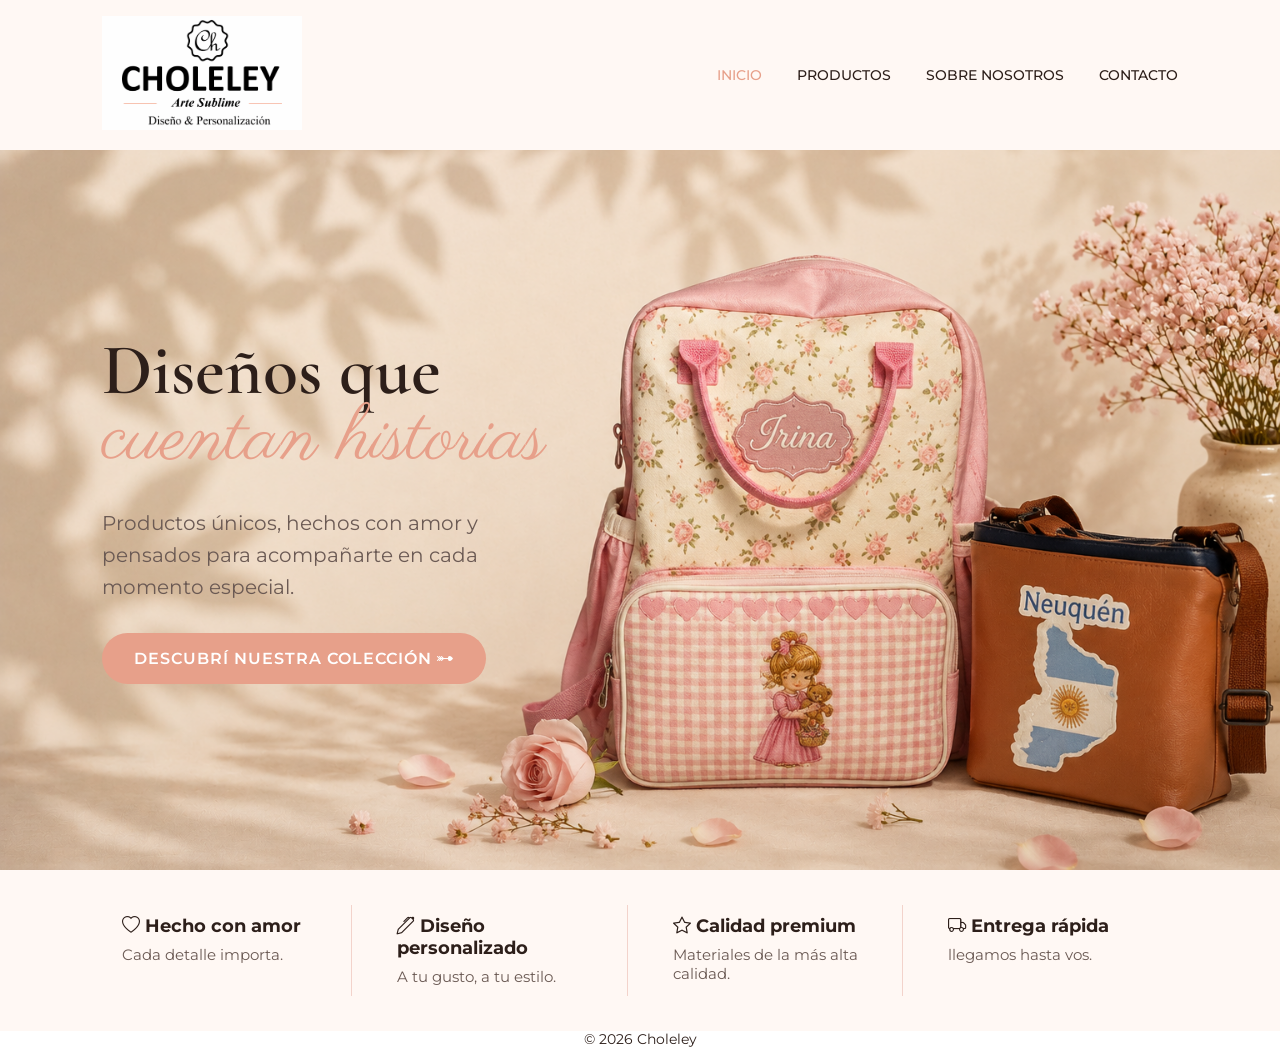
<file: index.html>
<!DOCTYPE html>
<html lang="es">
<head>
    <meta charset="UTF-8">
    <meta name="viewport" content="width=device-width, initial-scale=1.0">
    <title>Choleley Arte sublime | Inicio</title>
    <meta name="description" content="Choleley Creaciones | Productos sublimados y de marroquinería personalizados. Mates, bolsos materos, mochilas maternales, tazas y regalos únicos hechos a tu estilo.">
    <meta name="keywords" content="productos personalizados, sublimación, bolsos materos, mochilas maternales, tazas personalizadas, marroquinería, regalos personalizados, Choleley">
    <link rel="stylesheet" href="https://cdn.jsdelivr.net/npm/bootstrap-icons@1.13.1/font/bootstrap-icons.min.css">
    <link rel="shortcut icon" href="img/favicon.png" type="image/x-icon">
    <link rel="stylesheet" href="styles/stile.css">
</head>
<body>

    <header class="header">
        <div class="logo">
            <a href="index.html"><img src="img/LogoCholeley.png" alt="Logo Choleley"></a>
        </div>

        <nav class="navbar">
            <ul class="menu">
                <li class="menuItem active"><a href="index.html">Inicio</a></li>
                <li class="menuItem"><a href="productos.html">Productos</a></li>
                <li class="menuItem"><a href="https://www.instagram.com/choleleycrea?utm_source=ig_web_button_share_sheet&igsh=ZDNlZDc0MzIxNw==">Sobre nosotros</a></li>
                <li class="menuItem"><a href="http://wa.me/299628037">Contacto</a></li>
            </ul>
        </nav>
    </header>

    <main>
        <section class="hero">
            <div class="heroText">
                <h2>Diseños que <span>cuentan historias</span></h2>
                <p>
                    Productos únicos, hechos con amor y pensados para acompañarte en cada momento especial.
                </p>
                <a href="productos.html" class="btn">Descubrí nuestra colección <i class="bi bi-heart-arrow"></i></a>
            </div>
        </section>

        <section class="beneficios">
            <div class="beneficio">
                <h3><i class="bi bi-heart"></i> Hecho con amor</h3>
                <p>Cada detalle importa.</p>
            </div>

            <div class="beneficio">
                <h3><i class="bi bi-pen"></i> Diseño personalizado</h3>
                <p>A tu gusto, a tu estilo.</p>
            </div>

            <div class="beneficio">
                <h3><i class="bi bi-star"></i> Calidad premium</h3>
                <p>Materiales de la más alta calidad.</p>
            </div>

            <div class="beneficio">
                <h3><i class="bi bi-truck"></i> Entrega rápida</h3>
                <p>llegamos hasta vos.</p>
            </div>
        </section>
    </main>

    <footer>
        <p class="textoFooter">© 2026 Choleley</p>
    </footer>

</body>
</html>
</file>
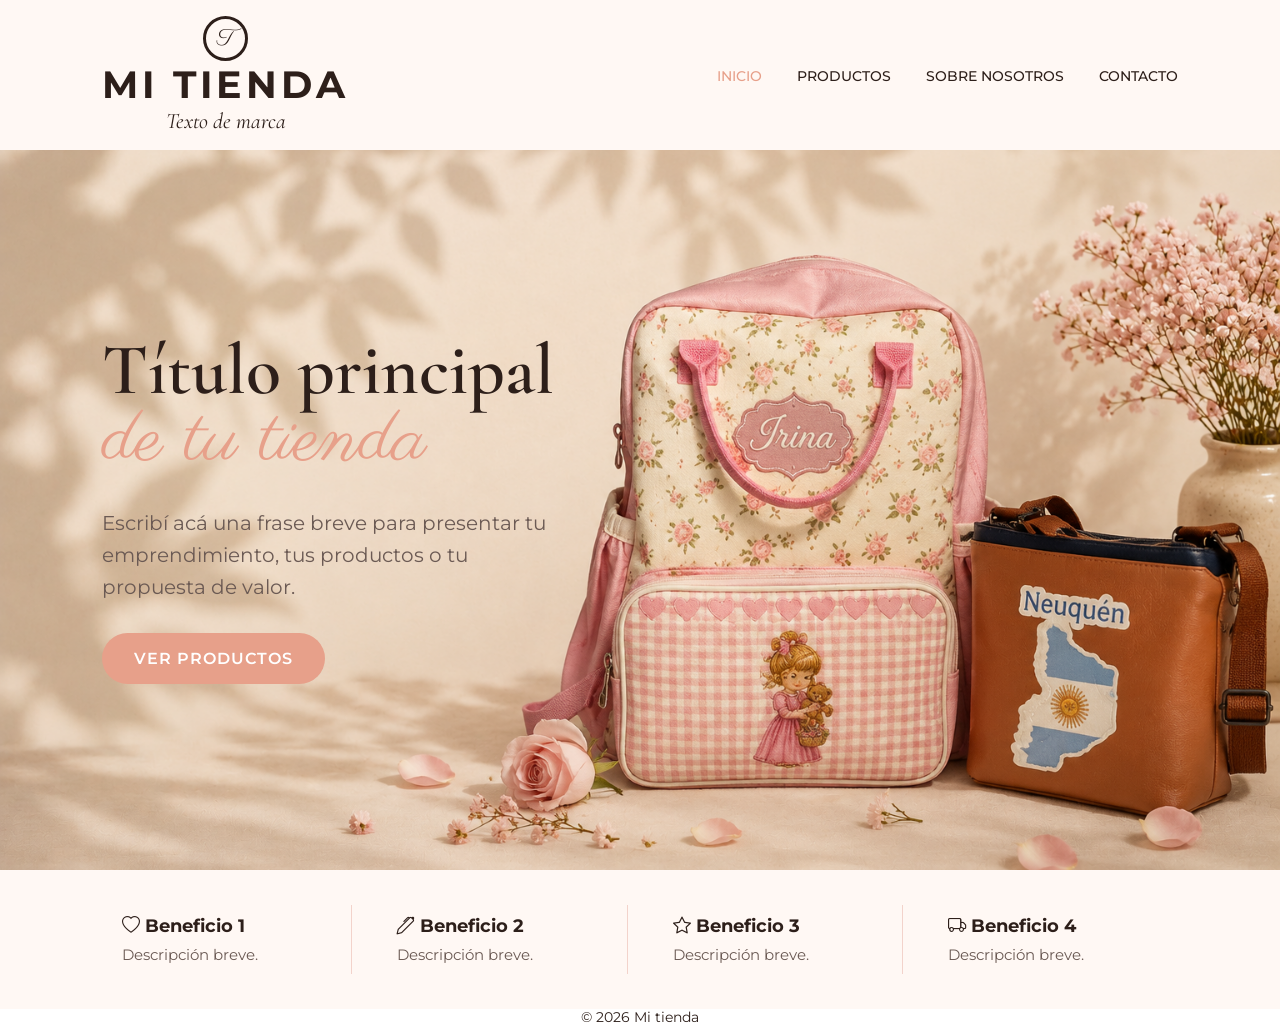
<file: tienda_choleley_funcional/index.html>
<!DOCTYPE html>
<html lang="es">
<head>
    <meta charset="UTF-8">
    <meta name="viewport" content="width=device-width, initial-scale=1.0">
    <title>Nombre de la tienda | Inicio</title>
    <link rel="stylesheet" href="https://cdn.jsdelivr.net/npm/bootstrap-icons@1.13.1/font/bootstrap-icons.min.css">
    <link rel="shortcut icon" href="img/favicon.png" type="image/x-icon">
    <link rel="stylesheet" href="styles/stile.css">
</head>
<body>

    <header class="header">
        <div class="logo">
            <span class="logoIcon">T</span>
            <h1>MI TIENDA</h1>
            <p>Texto de marca</p>
        </div>

        <nav class="navbar">
            <ul class="menu">
                <li class="menuItem active"><a href="index.html">Inicio</a></li>
                <li class="menuItem"><a href="productos.html">Productos</a></li>
                <li class="menuItem"><a href="#sobre-nosotros">Sobre nosotros</a></li>
                <li class="menuItem"><a href="#contacto">Contacto</a></li>
            </ul>
        </nav>
    </header>

    <main>
        <section class="hero">
            <div class="heroText">
                <h2>Título principal <span>de tu tienda</span></h2>
                <p>
                    Escribí acá una frase breve para presentar tu emprendimiento,
                    tus productos o tu propuesta de valor.
                </p>
                <a href="productos.html" class="btn">Ver productos</a>
            </div>
        </section>

        <section class="beneficios">
            <div class="beneficio">
                <h3><i class="bi bi-heart"></i> Beneficio 1</h3>
                <p>Descripción breve.</p>
            </div>

            <div class="beneficio">
                <h3><i class="bi bi-pen"></i> Beneficio 2</h3>
                <p>Descripción breve.</p>
            </div>

            <div class="beneficio">
                <h3><i class="bi bi-star"></i> Beneficio 3</h3>
                <p>Descripción breve.</p>
            </div>

            <div class="beneficio">
                <h3><i class="bi bi-truck"></i> Beneficio 4</h3>
                <p>Descripción breve.</p>
            </div>
        </section>
    </main>

    <footer>
        <p class="textoFooter">© 2026 Mi tienda</p>
    </footer>

</body>
</html>
</file>
<file: styles/stile.css>
@import url('https://fonts.googleapis.com/css2?family=Cormorant+Garamond:wght@400;500;600;700&family=Montserrat:wght@300;400;500;600;700&family=Parisienne&display=swap');

:root{
    --colorPrimary: #E7A08A;
    --colorSecondary: #F3D3CB;
    --colorBg: #F5ECE4;
    --colorLight: #FFF8F4;
    --colorAccent: #8A624F;

/**Textos*/
    --colorText: #2D1F1A;
    --colorTextToft: #6B5A54;
    --fontTitle: "Cormorant Garamond", serif;
    --fontScript: "Parisienne", cursive;
    --fontText: "Montserrat", sans-serif;
}

*{
    padding: 0;
    margin: 0;
    box-sizing: border-box;
}

body{
    font-family: var(--fontText);
    
    color: var(--colorText);
}
main{
    background-image:url(/mochila-bolso.png;);
}

.header{
    background-color: var(--colorLight);
    padding: 1rem 8%;
    display: flex;
    justify-content: space-between;
    align-items: center;
    
}

.logo img{
    width: 200px;
}

.logoIcon{
    display: inline-flex;
    width: 45px;
    height: 45px;
    border: 3px solid var(--colorText);
    border-radius: 50%;
    align-items: center;
    justify-content: center;
    font-family: var(--fontScript);
    font-size: 22px;
}

.logo h1{
    font-size: 38px;
    letter-spacing: 4px;
    font-weight: 700;
}

.logo p{
    font-family: var(--fontTitle);
    font-style: italic;
    font-size: 22px;
}

.menu{
    display: flex;
    gap: 35px;
    list-style: none;
}

.menu a{
    text-decoration: none;
    color: var(--colorText);
    text-transform: uppercase;
    font-size: 14px;
    font-weight: 500;
}

.menu a:hover{
    color: var(--colorPrimary);
}

.hero{
    background-image:url(../img/mochila-bolso.png.png);
    background-size: cover;
    background-position: center center;
    background-repeat: no-repeat;
    min-height: 80vh;
    padding: 60px 8%;
    display: grid;
    grid-template-columns: 1fr 1.2fr;
    align-items: center;
    gap: 40px;
}

.heroText h2{
    font-family: var(--fontTitle);
    font-size: 72px;
    line-height: 0.95;
    font-weight: 600;
    color: var(--colorText);
}

.heroText h2 span{
    display: block;
    font-family: var(--fontScript);
    font-size: 76px;
    color: var(--colorPrimary);
    font-weight: 400;
}

.heroText p{
    margin: 30px 0;
    max-width: 480px;
    font-size: 20px;
    line-height: 1.6;
    color: var(--colorTextToft);
}

.btn{
    display: inline-block;
    background-color: var(--colorPrimary);
    color: white;
    padding: 16px 32px;
    border-radius: 40px;
    text-decoration: none;
    text-transform: uppercase;
    font-weight: 600;
    letter-spacing: 1px;
}

.btn:hover{
    background-color: var(--colorAccent);
}

.heroImg img{
    width: 100%;
    display: block;
}

.beneficios{
    display: grid;
    grid-template-columns: repeat(4, 1fr);
    gap: 25px;
    padding: 35px 8%;
    background-color: var(--colorLight);
}

.beneficio{
    border-right: 1px solid var(--colorSecondary);
    padding: 10px 20px;
}

.beneficio:last-child{
    border-right: none;
}

.beneficio h3{
    color: var(--colorText);
    font-size: 18px;
    margin-bottom: 8px;
}

.beneficio p{
    color: var(--colorTextToft);
    font-size: 15px;
}

/* Responsive */

@media(max-width: 900px){
    .header{
        flex-direction: column;
        gap: 20px;
    }

    .menu{
        flex-wrap: wrap;
        justify-content: center;
        gap: 18px;
    }

    .hero{
        text-align: center;
    }
    .heroText{
        background-color: var(--colorLight);
        border-radius: 4px;
    }

    .heroText p{
        margin-left: auto;
        margin-right: auto;
    }

    .heroText h2{
        font-size: 52px;
    }

    .heroText h2 span{
        font-size: 58px;
    }

    .beneficios{
        grid-template-columns: 1fr 1fr;
    }
}

@media(max-width: 500px){
    .heroText h2{
        font-size: 42px;
    }

    .heroText h2 span{
        font-size: 48px;
    }

    .beneficios{
        grid-template-columns: 1fr;
    }

    .beneficio{
        border-right: none;
        border-bottom: 1px solid var(--colorSecondary);
    }
}

/**PRODUCTOS **/
.bodyProductos{
    background-color: var(--colorBg);
    color: var(--colorText);
    font-family: var(--fontText);
}

/* HEADER */

.headerProductos{
    background-color: var(--colorLight);
    padding: 1rem 8%;
    display: flex;
    justify-content: space-between;
    align-items: center;
}

.logoProductos{
    width: 130px;
}

.menuIndex{
    display: flex;
    gap: 2rem;
    list-style: none;
}

.menuItem a{
    text-decoration: none;
    color: var(--colorText);
    font-size: 0.9rem;
    text-transform: uppercase;
    font-weight: 500;
}

.menuItem a:hover,
.menuItem.active a{
    color: var(--colorPrimary);
}

/* LAYOUT */

.wrapper{
    display: grid;
    grid-template-columns: 260px 1fr;
    min-height: calc(100vh - 100px);
}

/* SIDEBAR */

.sidebar{
    padding: 2rem;
    padding-right: 0;
    color: var(--colorText);
    position: sticky;
    top: 0;
    height: 100vh;
    display: flex;
    flex-direction: column;
    justify-content: space-between;
}

.menuProductos{
    display: flex;
    flex-direction: column;
    gap: 1rem;
    list-style-type: none;
}
.mainProductos{
    background-image: url(../img/fondo.png);
    margin: 1rem;
    margin-left: 0;
    border-radius: 2rem;
    padding: 3rem;
}

.botonMenu{
    width: 100%;
    border: none;
    background-color: transparent;
    color: var(--colorText);
    font-family: var(--fontText);
    text-align: left;
    padding: .5rem;
    border-radius: 2rem;
    cursor: pointer;
    text-decoration: none;
    display: flex;
    align-items: center;
    gap: 0.7rem;
    transition: 0.3s;
}

.botonMenu:hover,
.botonMenu.active{
    background-color: var(--colorPrimary);
    color: white;
}

.botonCarrito{
    background-color: var(--colorSecondary);
}

.numerito{
    background-color: white;
    color: var(--colorPrimary);
    padding: 0.1rem 0.5rem;
    border-radius: 1rem;
    font-weight: 700;
}

.textoFooter{
    color: var(--colorTextSoft);
    font-size: 0.85rem;
    text-align: center;
}

/* MAIN */

.contenidoProductos{
    padding: 3rem 8%;
}

.tituloPrincipal{
    font-family: var(--fontTitle);
    font-size: 3.5rem;
    color: var(--colorText);
    margin-bottom: 2rem;
}

/* PRODUCTOS */

.contenedorProductos{
    display: grid;
    grid-template-columns: repeat(4,1fr);
    gap: 1rem;
}
.productoImg{
    max-width: 100%;
    border-radius: 1rem;
}
.producto{
    background-color: var(--colorLight);
    border-radius: 2rem;
    overflow: hidden;
    box-shadow: 0 10px 30px rgba(45,31,26,0.08);
    transition: 0.3s;
}

.producto:hover{
    transform: translateY(-5px);
}

.productoDetalles{
    background-color: var(--colorSecondary);
    color: var(--colorText);
    padding: .5rem;
    border-radius: 1rem;
    margin-top: -2rem;
    position: relative;
    display: flex;
    flex-direction: column;
    gap: .25rem;
}

.productoTitulo{
    font-family: var(--fontTitle);
    font-size: 1rem;
    color: var(--colorText);
}

.productoPrecio{
    color: var(--colorAccent);
    font-size: 1.2rem;
    font-weight: 600;
    margin: 0.7rem 0 1rem;
}

.productoBtn{
    width: 100%;
    border: none;
    background-color: var(--colorPrimary);
    color: white;
    padding: 0.9rem;
    border-radius: 2rem;
    font-family: var(--fontText);
    font-weight: 600;
    cursor: pointer;
    text-transform: uppercase;
    transition: 0.3s;
}

.productoBtn:hover{
    background-color: var(--colorAccent);
}

/* RESPONSIVE */

@media(max-width: 900px){
    .headerProductos{
        flex-direction: column;
        gap: 20px;
    }
    .sidebar{
        position: static;
        width: 100%;
        height: auto;
        padding: 1rem;
        border-right: none;
        border-bottom: 1px solid var(--colorSecondary);
    }

    .wrapper{
        display: grid;
        grid-template-columns: 1fr;
        width: 100%;
    }

    .menuProductos{
        display: flex;
        flex-direction: row;
        flex-wrap: wrap;
        justify-content: center;
        gap: .7rem;
    }

    .botonMenu{
        width: auto;
        font-size: .85rem;
        padding: .7rem 1rem;
        white-space: nowrap;
    }

    .botonCarrito{
        width: 100%;
        justify-content: center;
    }

    .contenidoProductos{
        padding: 2rem 1rem;
    }

    .tituloPrincipal{
        position: static;
        font-size: 2.5rem;
        text-align: center;
        margin-bottom: 1.5rem;
    }
}

@media(max-width: 600px){
    @media(max-width: 600px){

    .contenedorProductos{
        grid-template-columns: 1fr;
        gap: 1.5rem;
    }

    .producto{
        max-width: 350px;
        margin: 0 auto;
    }

    .productoImg{
        height: 220px;
        object-fit: contain;
        padding: 1rem;
    }

    .textoFooter{
        display: none;
    }
}
}

/* AJUSTES PARA PLANTILLA FUNCIONAL */
main{
    background-image: none;
}

.disable{
    display: none !important;
}

.contenedorCarrito{
    display: flex;
    flex-direction: column;
    gap: 1.5rem;
}

.carritoVacio,
.carritoComprado{
    color: var(--colorText);
    background-color: var(--colorLight);
    padding: 1rem;
    border-radius: 1rem;
    box-shadow: 0 10px 30px rgba(45,31,26,0.08);
}

.carritoProductos{
    display: flex;
    flex-direction: column;
    gap: 1rem;
}

.carritoProducto{
    display: grid;
    grid-template-columns: 90px 1.5fr .7fr .7fr .7fr auto;
    align-items: center;
    gap: 1rem;
    background-color: var(--colorLight);
    color: var(--colorText);
    padding: .8rem;
    border-radius: 1.5rem;
    box-shadow: 0 10px 30px rgba(45,31,26,0.08);
}

.carritoProductoImg{
    width: 80px;
    height: 80px;
    object-fit: contain;
    border-radius: 1rem;
    background-color: white;
}

.carritoProducto small{
    display: block;
    color: var(--colorTextToft);
    font-size: .75rem;
    margin-bottom: .2rem;
}

.carritoProductoTitulo h3{
    font-family: var(--fontTitle);
    font-size: 1.4rem;
}

.carritoProductoEliminar{
    border: none;
    background-color: transparent;
    color: var(--colorAccent);
    cursor: pointer;
    font-size: 1.3rem;
}

.carritoAcciones{
    display: flex;
    justify-content: space-between;
    gap: 1rem;
    align-items: center;
    flex-wrap: wrap;
}

.carritoAccionesVaciar,
.CarritoAccionesComprar{
    border: none;
    background-color: var(--colorPrimary);
    color: white;
    padding: 1rem 1.5rem;
    border-radius: 2rem;
    font-family: var(--fontText);
    font-weight: 600;
    text-transform: uppercase;
    cursor: pointer;
    transition: .3s;
}

.carritoAccionesVaciar:hover,
.CarritoAccionesComprar:hover{
    background-color: var(--colorAccent);
}

.carritoAccionesDerecha{
    display: flex;
    align-items: center;
    gap: 0;
}

.carritoAccionesTotal{
    display: flex;
    gap: .5rem;
    background-color: var(--colorSecondary);
    color: var(--colorText);
    padding: 1rem 1.5rem;
    border-top-left-radius: 2rem;
    border-bottom-left-radius: 2rem;
    font-weight: 700;
}

.carritoAccionesDerecha .CarritoAccionesComprar{
    border-top-left-radius: 0;
    border-bottom-left-radius: 0;
}

@media(max-width: 900px){
    .carritoProducto{
        grid-template-columns: 80px 1fr 1fr;
        align-items: start;
    }

    .carritoProductoEliminar{
        justify-self: start;
    }
}

@media(max-width: 600px){
    .carritoProducto{
        grid-template-columns: 70px 1fr;
    }

    .carritoProductoSubtotal{
        display: none;
    }

    .carritoAccionesDerecha{
        width: 100%;
        flex-direction: column;
        align-items: stretch;
        gap: .7rem;
    }

    .carritoAccionesTotal,
    .carritoAccionesDerecha .CarritoAccionesComprar{
        border-radius: 2rem;
        justify-content: center;
    }
}
/* FORMULARIO CLIENTE */

.formularioCliente{
    display: flex;
    flex-direction: column;
    gap: 1rem;
    background-color: var(--colorLight);
    padding: 2rem;
    border-radius: 2rem;
    margin-bottom: 2rem;
    box-shadow: 0 10px 30px rgba(45,31,26,0.08);
}

.formularioCliente input,
.formularioCliente select,
.formularioCliente textarea{
    width: 100%;
    border: 2px solid transparent;
    background-color: white;
    padding: 1rem 1.2rem;
    border-radius: 1rem;
    font-family: var(--fontText);
    font-size: 1rem;
    color: var(--colorText);
    transition: 0.3s;
    outline: none;
}

.formularioCliente textarea{
    min-height: 120px;
    resize: vertical;
}

.formularioCliente input::placeholder,
.formularioCliente textarea::placeholder{
    color: var(--colorTextToft);
}

.formularioCliente input:focus,
.formularioCliente select:focus,
.formularioCliente textarea:focus{
    border-color: var(--colorPrimary);
    box-shadow: 0 0 0 4px rgba(231,160,138,0.15);
}

.formularioCliente select{
    cursor: pointer;
}

.formularioCliente label{
    font-size: 0.95rem;
    font-weight: 600;
    color: var(--colorAccent);
}

/* RESPONSIVE */

@media(max-width: 600px){

    .formularioCliente{
        padding: 1.2rem;
        border-radius: 1.5rem;
    }

    .formularioCliente input,
    .formularioCliente select,
    .formularioCliente textarea{
        padding: .9rem 1rem;
        font-size: .95rem;
    }

}
</file>
<file: tienda_choleley_funcional/styles/stile.css>
@import url('https://fonts.googleapis.com/css2?family=Cormorant+Garamond:wght@400;500;600;700&family=Montserrat:wght@300;400;500;600;700&family=Parisienne&display=swap');

:root{
    --colorPrimary: #E7A08A;
    --colorSecondary: #F3D3CB;
    --colorBg: #F5ECE4;
    --colorLight: #FFF8F4;
    --colorAccent: #8A624F;

/**Textos*/
    --colorText: #2D1F1A;
    --colorTextToft: #6B5A54;
    --fontTitle: "Cormorant Garamond", serif;
    --fontScript: "Parisienne", cursive;
    --fontText: "Montserrat", sans-serif;
}

*{
    padding: 0;
    margin: 0;
    box-sizing: border-box;
}

body{
    font-family: var(--fontText);
    
    color: var(--colorText);
}
main{
    background-image:url(/mochila-bolso.png;);
}

.header{
    background-color: var(--colorLight);
    padding: 1rem 8%;
    display: flex;
    justify-content: space-between;
    align-items: center;
    
}

.logo{
    text-align: center;
}

.logoIcon{
    display: inline-flex;
    width: 45px;
    height: 45px;
    border: 3px solid var(--colorText);
    border-radius: 50%;
    align-items: center;
    justify-content: center;
    font-family: var(--fontScript);
    font-size: 22px;
}

.logo h1{
    font-size: 38px;
    letter-spacing: 4px;
    font-weight: 700;
}

.logo p{
    font-family: var(--fontTitle);
    font-style: italic;
    font-size: 22px;
}

.menu{
    display: flex;
    gap: 35px;
    list-style: none;
}

.menu a{
    text-decoration: none;
    color: var(--colorText);
    text-transform: uppercase;
    font-size: 14px;
    font-weight: 500;
}

.menu a:hover{
    color: var(--colorPrimary);
}

.hero{
    background-image:url(../img/mochila-bolso.png.png);
    background-size: cover;
    background-position: center center;
    background-repeat: no-repeat;
    min-height: 80vh;
    padding: 60px 8%;
    display: grid;
    grid-template-columns: 1fr 1.2fr;
    align-items: center;
    gap: 40px;
}

.heroText h2{
    font-family: var(--fontTitle);
    font-size: 72px;
    line-height: 0.95;
    font-weight: 600;
    color: var(--colorText);
}

.heroText h2 span{
    display: block;
    font-family: var(--fontScript);
    font-size: 76px;
    color: var(--colorPrimary);
    font-weight: 400;
}

.heroText p{
    margin: 30px 0;
    max-width: 480px;
    font-size: 20px;
    line-height: 1.6;
    color: var(--colorTextToft);
}

.btn{
    display: inline-block;
    background-color: var(--colorPrimary);
    color: white;
    padding: 16px 32px;
    border-radius: 40px;
    text-decoration: none;
    text-transform: uppercase;
    font-weight: 600;
    letter-spacing: 1px;
}

.btn:hover{
    background-color: var(--colorAccent);
}

.heroImg img{
    width: 100%;
    display: block;
}

.beneficios{
    display: grid;
    grid-template-columns: repeat(4, 1fr);
    gap: 25px;
    padding: 35px 8%;
    background-color: var(--colorLight);
}

.beneficio{
    border-right: 1px solid var(--colorSecondary);
    padding: 10px 20px;
}

.beneficio:last-child{
    border-right: none;
}

.beneficio h3{
    color: var(--colorText);
    font-size: 18px;
    margin-bottom: 8px;
}

.beneficio p{
    color: var(--colorTextToft);
    font-size: 15px;
}

/* Responsive */

@media(max-width: 900px){
    .header{
        flex-direction: column;
        gap: 20px;
    }

    .menu{
        flex-wrap: wrap;
        justify-content: center;
        gap: 18px;
    }

    .hero{
        text-align: center;
    }
    .heroText{
        background-color: var(--colorLight);
        border-radius: 4px;
    }

    .heroText p{
        margin-left: auto;
        margin-right: auto;
    }

    .heroText h2{
        font-size: 52px;
    }

    .heroText h2 span{
        font-size: 58px;
    }

    .beneficios{
        grid-template-columns: 1fr 1fr;
    }
}

@media(max-width: 500px){
    .heroText h2{
        font-size: 42px;
    }

    .heroText h2 span{
        font-size: 48px;
    }

    .beneficios{
        grid-template-columns: 1fr;
    }

    .beneficio{
        border-right: none;
        border-bottom: 1px solid var(--colorSecondary);
    }
}

/**PRODUCTOS **/
.bodyProductos{
    background-color: var(--colorBg);
    color: var(--colorText);
    font-family: var(--fontText);
}

/* HEADER */

.headerProductos{
    background-color: var(--colorLight);
    padding: 1rem 8%;
    display: flex;
    justify-content: space-between;
    align-items: center;
}

.logoProductos{
    width: 130px;
}

.menuIndex{
    display: flex;
    gap: 2rem;
    list-style: none;
}

.menuItem a{
    text-decoration: none;
    color: var(--colorText);
    font-size: 0.9rem;
    text-transform: uppercase;
    font-weight: 500;
}

.menuItem a:hover,
.menuItem.active a{
    color: var(--colorPrimary);
}

/* LAYOUT */

.wrapper{
    display: grid;
    grid-template-columns: 260px 1fr;
    min-height: calc(100vh - 100px);
}

/* SIDEBAR */

.sidebar{
    padding: 2rem;
    padding-right: 0;
    color: var(--colorText);
    position: sticky;
    top: 0;
    height: 100vh;
    display: flex;
    flex-direction: column;
    justify-content: space-between;
}

.menuProductos{
    display: flex;
    flex-direction: column;
    gap: 1rem;
    list-style-type: none;
}
.mainProductos{
    background-image: url(../img/fondo.png);
    margin: 1rem;
    margin-left: 0;
    border-radius: 2rem;
    padding: 3rem;
}

.botonMenu{
    width: 100%;
    border: none;
    background-color: transparent;
    color: var(--colorText);
    font-family: var(--fontText);
    text-align: left;
    padding: .5rem;
    border-radius: 2rem;
    cursor: pointer;
    text-decoration: none;
    display: flex;
    align-items: center;
    gap: 0.7rem;
    transition: 0.3s;
}

.botonMenu:hover,
.botonMenu.active{
    background-color: var(--colorPrimary);
    color: white;
}

.botonCarrito{
    background-color: var(--colorSecondary);
}

.numerito{
    background-color: white;
    color: var(--colorPrimary);
    padding: 0.1rem 0.5rem;
    border-radius: 1rem;
    font-weight: 700;
}

.textoFooter{
    color: var(--colorTextSoft);
    font-size: 0.85rem;
    text-align: center;
}

/* MAIN */

.contenidoProductos{
    padding: 3rem 8%;
}

.tituloPrincipal{
    font-family: var(--fontTitle);
    font-size: 3.5rem;
    color: var(--colorText);
    margin-bottom: 2rem;
}

/* PRODUCTOS */

.contenedorProductos{
    display: grid;
    grid-template-columns: repeat(4,1fr);
    gap: 1rem;
}
.productoImg{
    max-width: 100%;
    border-radius: 1rem;
}
.producto{
    background-color: var(--colorLight);
    border-radius: 2rem;
    overflow: hidden;
    box-shadow: 0 10px 30px rgba(45,31,26,0.08);
    transition: 0.3s;
}

.producto:hover{
    transform: translateY(-5px);
}

.productoDetalles{
    background-color: var(--colorSecondary);
    color: var(--colorText);
    padding: .5rem;
    border-radius: 1rem;
    margin-top: -2rem;
    position: relative;
    display: flex;
    flex-direction: column;
    gap: .25rem;
}

.productoTitulo{
    font-family: var(--fontTitle);
    font-size: 1rem;
    color: var(--colorText);
}

.productoPrecio{
    color: var(--colorAccent);
    font-size: 1.2rem;
    font-weight: 600;
    margin: 0.7rem 0 1rem;
}

.productoBtn{
    width: 100%;
    border: none;
    background-color: var(--colorPrimary);
    color: white;
    padding: 0.9rem;
    border-radius: 2rem;
    font-family: var(--fontText);
    font-weight: 600;
    cursor: pointer;
    text-transform: uppercase;
    transition: 0.3s;
}

.productoBtn:hover{
    background-color: var(--colorAccent);
}

/* RESPONSIVE */

@media(max-width: 900px){
    .headerProductos{
        flex-direction: column;
        gap: 20px;
    }
    .sidebar{
        position: static;
        width: 100%;
        height: auto;
        padding: 1rem;
        border-right: none;
        border-bottom: 1px solid var(--colorSecondary);
    }

    .wrapper{
        display: grid;
        grid-template-columns: 1fr;
        width: 100%;
    }

    .menuProductos{
        display: flex;
        flex-direction: row;
        flex-wrap: wrap;
        justify-content: center;
        gap: .7rem;
    }

    .botonMenu{
        width: auto;
        font-size: .85rem;
        padding: .7rem 1rem;
        white-space: nowrap;
    }

    .botonCarrito{
        width: 100%;
        justify-content: center;
    }

    .contenidoProductos{
        padding: 2rem 1rem;
    }

    .tituloPrincipal{
        position: static;
        font-size: 2.5rem;
        text-align: center;
        margin-bottom: 1.5rem;
    }
}

@media(max-width: 600px){
    @media(max-width: 600px){

    .contenedorProductos{
        grid-template-columns: 1fr;
        gap: 1.5rem;
    }

    .producto{
        max-width: 350px;
        margin: 0 auto;
    }

    .productoImg{
        height: 220px;
        object-fit: contain;
        padding: 1rem;
    }

    .textoFooter{
        display: none;
    }
}
}

/* AJUSTES PARA PLANTILLA FUNCIONAL */
main{
    background-image: none;
}

.disable{
    display: none !important;
}

.contenedorCarrito{
    display: flex;
    flex-direction: column;
    gap: 1.5rem;
}

.carritoVacio,
.carritoComprado{
    color: var(--colorText);
    background-color: var(--colorLight);
    padding: 1rem;
    border-radius: 1rem;
    box-shadow: 0 10px 30px rgba(45,31,26,0.08);
}

.carritoProductos{
    display: flex;
    flex-direction: column;
    gap: 1rem;
}

.carritoProducto{
    display: grid;
    grid-template-columns: 90px 1.5fr .7fr .7fr .7fr auto;
    align-items: center;
    gap: 1rem;
    background-color: var(--colorLight);
    color: var(--colorText);
    padding: .8rem;
    border-radius: 1.5rem;
    box-shadow: 0 10px 30px rgba(45,31,26,0.08);
}

.carritoProductoImg{
    width: 80px;
    height: 80px;
    object-fit: contain;
    border-radius: 1rem;
    background-color: white;
}

.carritoProducto small{
    display: block;
    color: var(--colorTextToft);
    font-size: .75rem;
    margin-bottom: .2rem;
}

.carritoProductoTitulo h3{
    font-family: var(--fontTitle);
    font-size: 1.4rem;
}

.carritoProductoEliminar{
    border: none;
    background-color: transparent;
    color: var(--colorAccent);
    cursor: pointer;
    font-size: 1.3rem;
}

.carritoAcciones{
    display: flex;
    justify-content: space-between;
    gap: 1rem;
    align-items: center;
    flex-wrap: wrap;
}

.carritoAccionesVaciar,
.CarritoAccionesComprar{
    border: none;
    background-color: var(--colorPrimary);
    color: white;
    padding: 1rem 1.5rem;
    border-radius: 2rem;
    font-family: var(--fontText);
    font-weight: 600;
    text-transform: uppercase;
    cursor: pointer;
    transition: .3s;
}

.carritoAccionesVaciar:hover,
.CarritoAccionesComprar:hover{
    background-color: var(--colorAccent);
}

.carritoAccionesDerecha{
    display: flex;
    align-items: center;
    gap: 0;
}

.carritoAccionesTotal{
    display: flex;
    gap: .5rem;
    background-color: var(--colorSecondary);
    color: var(--colorText);
    padding: 1rem 1.5rem;
    border-top-left-radius: 2rem;
    border-bottom-left-radius: 2rem;
    font-weight: 700;
}

.carritoAccionesDerecha .CarritoAccionesComprar{
    border-top-left-radius: 0;
    border-bottom-left-radius: 0;
}

@media(max-width: 900px){
    .carritoProducto{
        grid-template-columns: 80px 1fr 1fr;
        align-items: start;
    }

    .carritoProductoEliminar{
        justify-self: start;
    }
}

@media(max-width: 600px){
    .carritoProducto{
        grid-template-columns: 70px 1fr;
    }

    .carritoProductoSubtotal{
        display: none;
    }

    .carritoAccionesDerecha{
        width: 100%;
        flex-direction: column;
        align-items: stretch;
        gap: .7rem;
    }

    .carritoAccionesTotal,
    .carritoAccionesDerecha .CarritoAccionesComprar{
        border-radius: 2rem;
        justify-content: center;
    }
}
</file>
